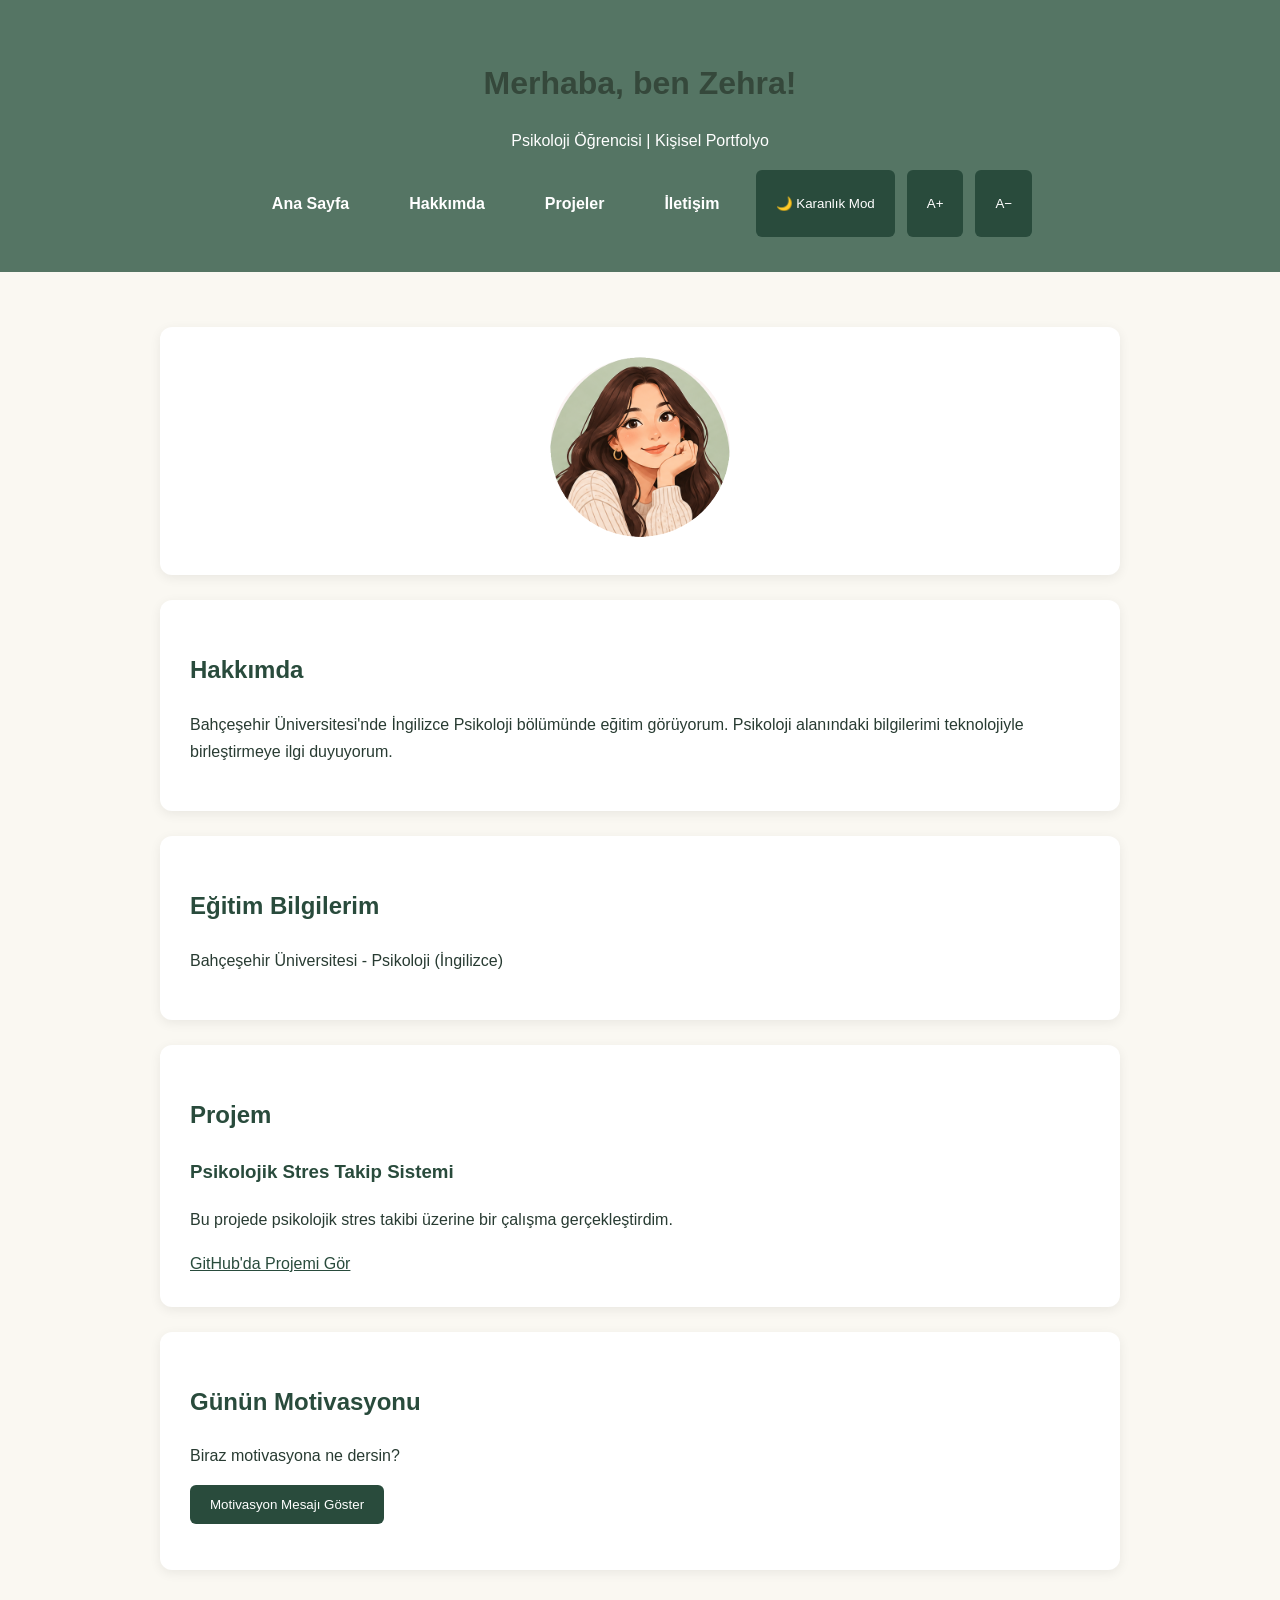
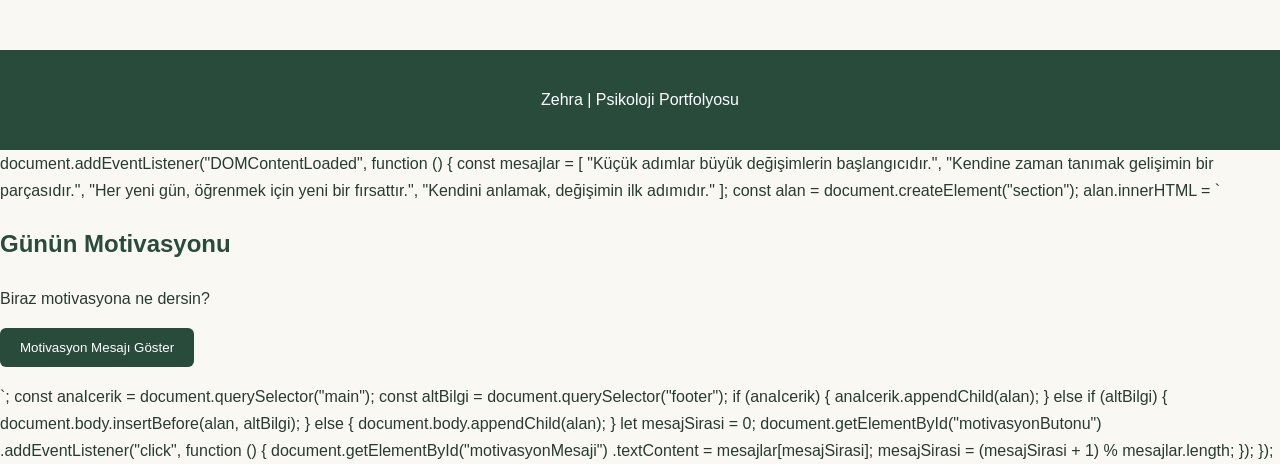
<file: index.html>
<!DOCTYPE html>
<html lang="tr">
<head>
  <meta charset="UTF-8">
  <meta name="viewport" content="width=device-width, initial-scale=1.0">
  <title>Zehra | Psikoloji Portfolyosu</title>
  
<style>
    body {
      margin: 0;
      background-color: #f7f6ef;
      color: #35483b;
      font-family: Arial, sans-serif;
      line-height: 1.6;
    }

    header {
      background-color: #9caf9c;
      padding: 35px;
      text-align: center;
    }

    nav a {
      color: #263d30;
      margin: 12px;
      text-decoration: none;
      font-weight: bold;
    }

    main {
      max-width: 850px;
      margin: 40px auto;
      padding: 20px;
    }

    section {
      background-color: white;
      padding: 25px;
      margin-bottom: 25px;
      border-radius: 15px;
    }

    h1, h2 {
      color: #35483b;
    }

    footer {
      text-align: center;
      padding: 20px;
      background-color: #9caf9c;
    }
  </style>
<link rel="stylesheet" href="style.css">
</head>

<body>

  <header>
    <h1>Merhaba, ben Zehra!</h1>
    <p>Psikoloji Öğrencisi | Kişisel Portfolyo</p>

    <nav aria-label="Ana menü">
      <a href="index.html">Ana Sayfa</a>
      <a href="hakkimda.html">Hakkımda</a>
      <a href="projeler.html">Projeler</a>
      <a href="iletisim.html">İletişim</a>
    </nav>
  </header>

  <main>
<section style="text-align: center;">
    <img src="zehra_portfolyo_avatar.png"
         alt="Zehra'nın çizim tarzında portfolyo avatarı"
         style="width: 180px; height: 180px; object-fit: cover; border-radius: 50%;">
</section>    <section>
      <h2>Hakkımda</h2>
      <p>
        Bahçeşehir Üniversitesi'nde İngilizce Psikoloji
        bölümünde eğitim görüyorum. Psikoloji alanındaki
        bilgilerimi teknolojiyle birleştirmeye ilgi duyuyorum.
      </p>
    </section>

    <section>
      <h2>Eğitim Bilgilerim</h2>
      <p>Bahçeşehir Üniversitesi - Psikoloji (İngilizce)</p>
    </section>

    <section>
      <h2>Projem</h2>
      <h3>Psikolojik Stres Takip Sistemi</h3>
      <p>
        Bu projede psikolojik stres takibi üzerine
        bir çalışma gerçekleştirdim.
      </p>
      <a href="https://github.com/zehraoztt-arch/Psikolojik-Stres-Takip-Sistemi"
         target="_blank" rel="noopener noreferrer">
        GitHub'da Projemi Gör
      </a>
    </section>
  </main>

  <footer>
    <p>Zehra | Psikoloji Portfolyosu</p>
  </footer>

document.addEventListener("DOMContentLoaded", function () {

    const mesajlar = [
        "Küçük adımlar büyük değişimlerin başlangıcıdır.",
        "Kendine zaman tanımak gelişimin bir parçasıdır.",
        "Her yeni gün, öğrenmek için yeni bir fırsattır.",
        "Kendini anlamak, değişimin ilk adımıdır."
    ];

    const alan = document.createElement("section");

    alan.innerHTML = `
        <h2>Günün Motivasyonu</h2>
        <p>Biraz motivasyona ne dersin?</p>
        <button id="motivasyonButonu">
            Motivasyon Mesajı Göster
        </button>
        <p id="motivasyonMesaji"></p>
    `;

    const anaIcerik = document.querySelector("main");
    const altBilgi = document.querySelector("footer");

    if (anaIcerik) {
        anaIcerik.appendChild(alan);
    } else if (altBilgi) {
        document.body.insertBefore(alan, altBilgi);
    } else {
        document.body.appendChild(alan);
    }

    let mesajSirasi = 0;

    document.getElementById("motivasyonButonu")
        .addEventListener("click", function () {

            document.getElementById("motivasyonMesaji")
                .textContent = mesajlar[mesajSirasi];

            mesajSirasi = (mesajSirasi + 1) % mesajlar.length;
        });
});
<script src="script.js"></script>
</body>
</html>
</file>
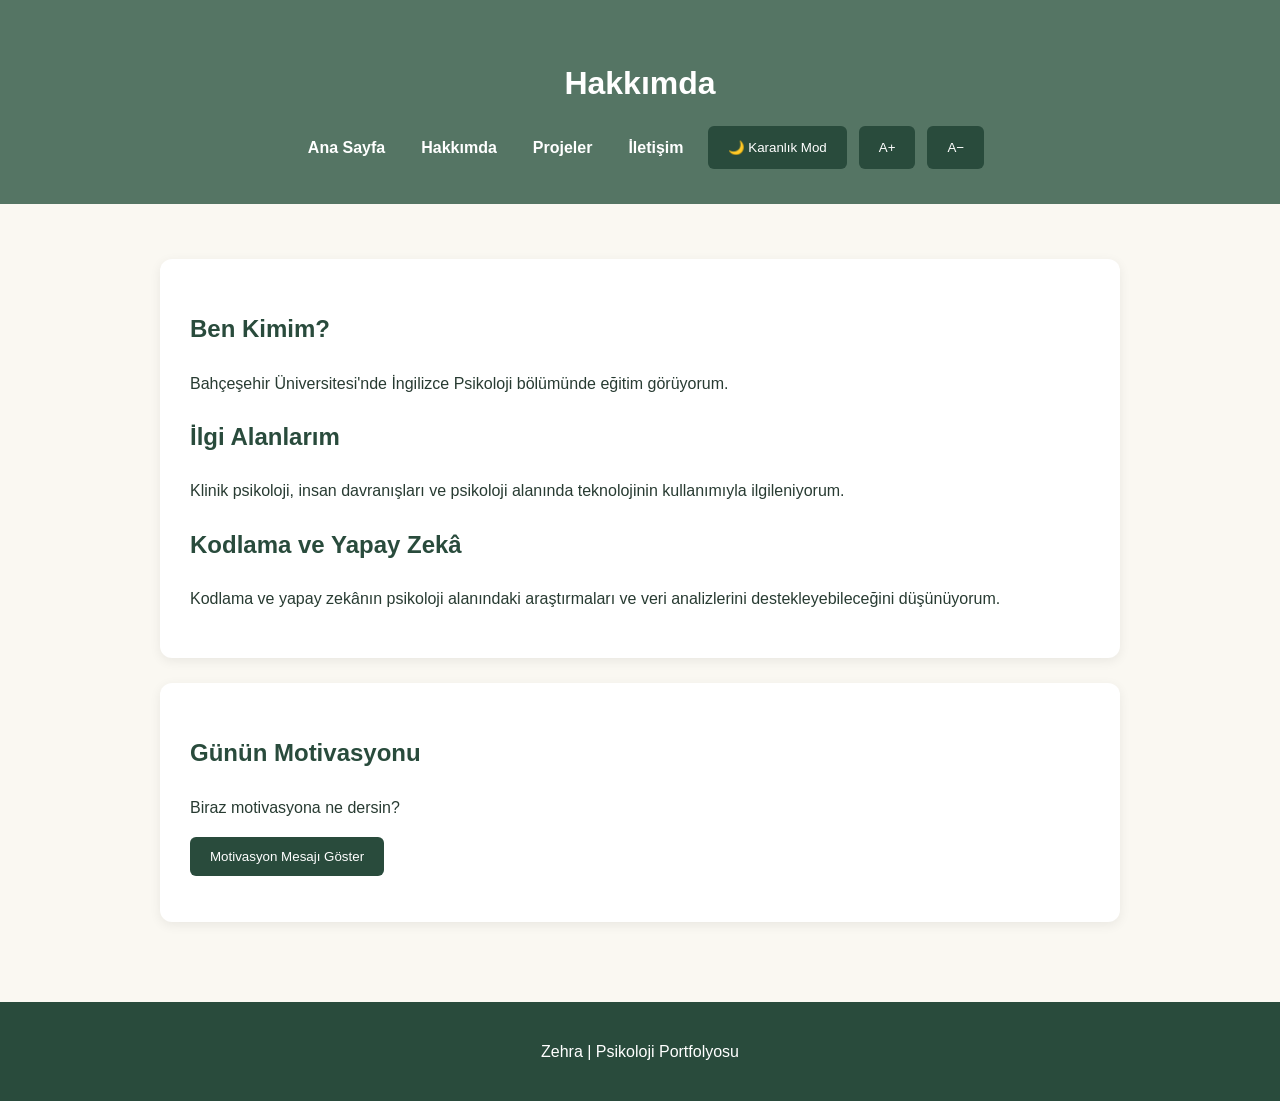
<file: hakkimda.html>
<!DOCTYPE html>
<html lang="tr">
<head>
  <meta charset="UTF-8">
  <meta name="viewport" content="width=device-width, initial-scale=1.0">
  <title>Hakkımda | Zehra</title>
  <link rel="stylesheet" href="style.css">
</head>
<body>
  <header>
    <h1>Hakkımda</h1>
    <nav aria-label="Ana menü">
      <a href="index.html">Ana Sayfa</a>
      <a href="hakkimda.html">Hakkımda</a>
      <a href="projeler.html">Projeler</a>
      <a href="iletisim.html">İletişim</a>
    </nav>
  </header>

  <main>
    <section>
      <h2>Ben Kimim?</h2>
      <p>Bahçeşehir Üniversitesi'nde İngilizce Psikoloji
      bölümünde eğitim görüyorum.</p>

      <h2>İlgi Alanlarım</h2>
      <p>Klinik psikoloji, insan davranışları ve psikoloji
      alanında teknolojinin kullanımıyla ilgileniyorum.</p>

      <h2>Kodlama ve Yapay Zekâ</h2>
      <p>Kodlama ve yapay zekânın psikoloji alanındaki
      araştırmaları ve veri analizlerini destekleyebileceğini
      düşünüyorum.</p>
    </section>
  </main>

  <footer>
    <p>Zehra | Psikoloji Portfolyosu</p>
  </footer>
<script src="script.js"></script></body>
</html>
</file>
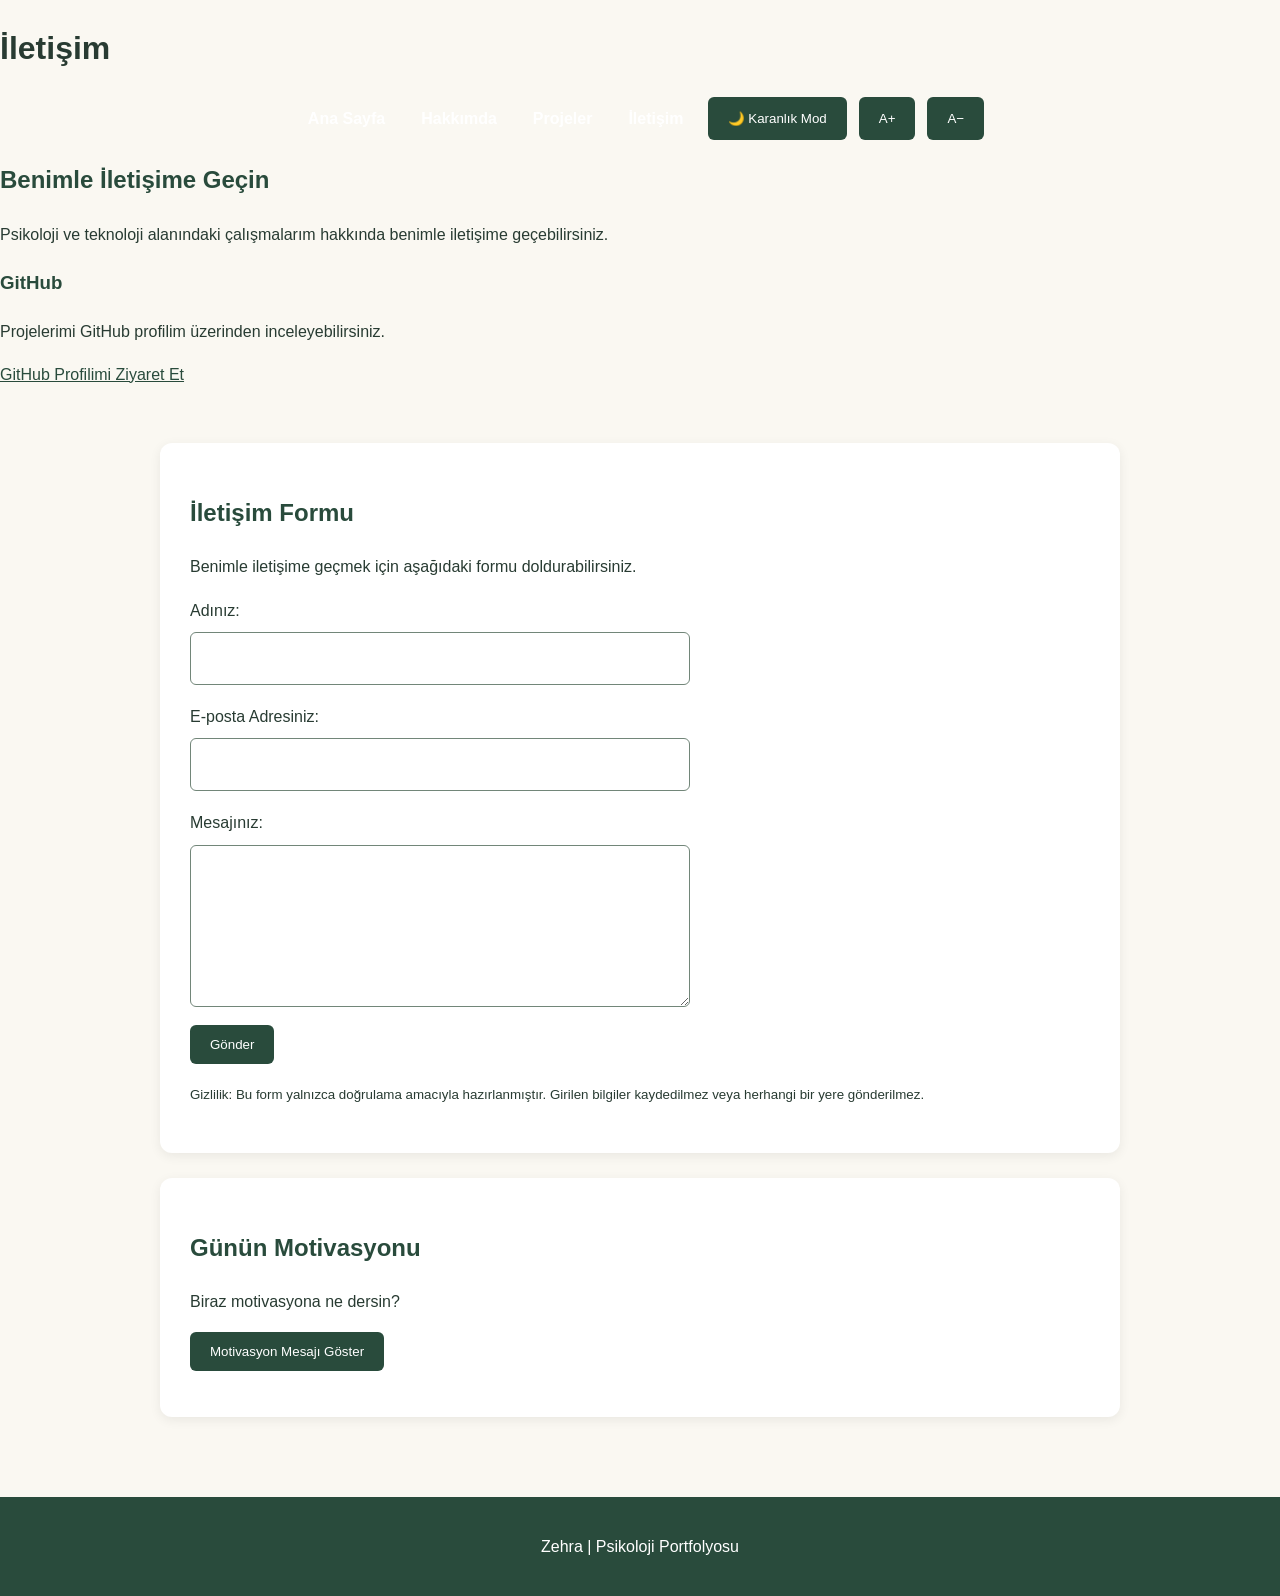
<file: iletisim.html>
<!DOCTYPE html>
<html lang="tr">
<head>
    <meta charset="UTF-8">
<link rel="stylesheet" href="style.css">
    <meta name="viewport" content="width=device-width, initial-scale=1.0">
    <title>İletişim | Zehra</title>
</head>
<body>

    <h1>İletişim</h1>

    <nav>
        <a href="index.html">Ana Sayfa</a>
        <a href="hakkimda.html">Hakkımda</a>
        <a href="projeler.html">Projeler</a>
        <a href="iletisim.html">İletişim</a>
    </nav>

    <h2>Benimle İletişime Geçin</h2>
    <p>Psikoloji ve teknoloji alanındaki çalışmalarım hakkında benimle iletişime geçebilirsiniz.</p>

    <h3>GitHub</h3>
    <p>Projelerimi GitHub profilim üzerinden inceleyebilirsiniz.</p>
<p>
    <a href="https://github.com/zehraoztt-arch" target="_blank" rel="noopener noreferrer">
        GitHub Profilimi Ziyaret Et
    </a>
</p>

<main>
    <section>
        <h2>İletişim Formu</h2>
        <p>Benimle iletişime geçmek için aşağıdaki formu doldurabilirsiniz.</p>

        <form id="iletisimFormu">
            <label for="ad">Adınız:</label>
            <input type="text" id="ad" name="ad" required>

            <label for="eposta">E-posta Adresiniz:</label>
            <input type="email" id="eposta" name="eposta" required>

            <label for="mesaj">Mesajınız:</label>
            <textarea id="mesaj" name="mesaj" rows="5" required></textarea>

            <button type="submit">Gönder</button>
        </form>

        <p id="formSonucu" role="status" aria-live="polite"></p>

        <p><small>
            Gizlilik: Bu form yalnızca doğrulama amacıyla hazırlanmıştır.
            Girilen bilgiler kaydedilmez veya herhangi bir yere gönderilmez.
        </small></p>
    </section>
</main>
    <footer>
        <p>Zehra | Psikoloji Portfolyosu</p>
    </footer>
<script src="script.js"></script>
</body>
</html>
</file>
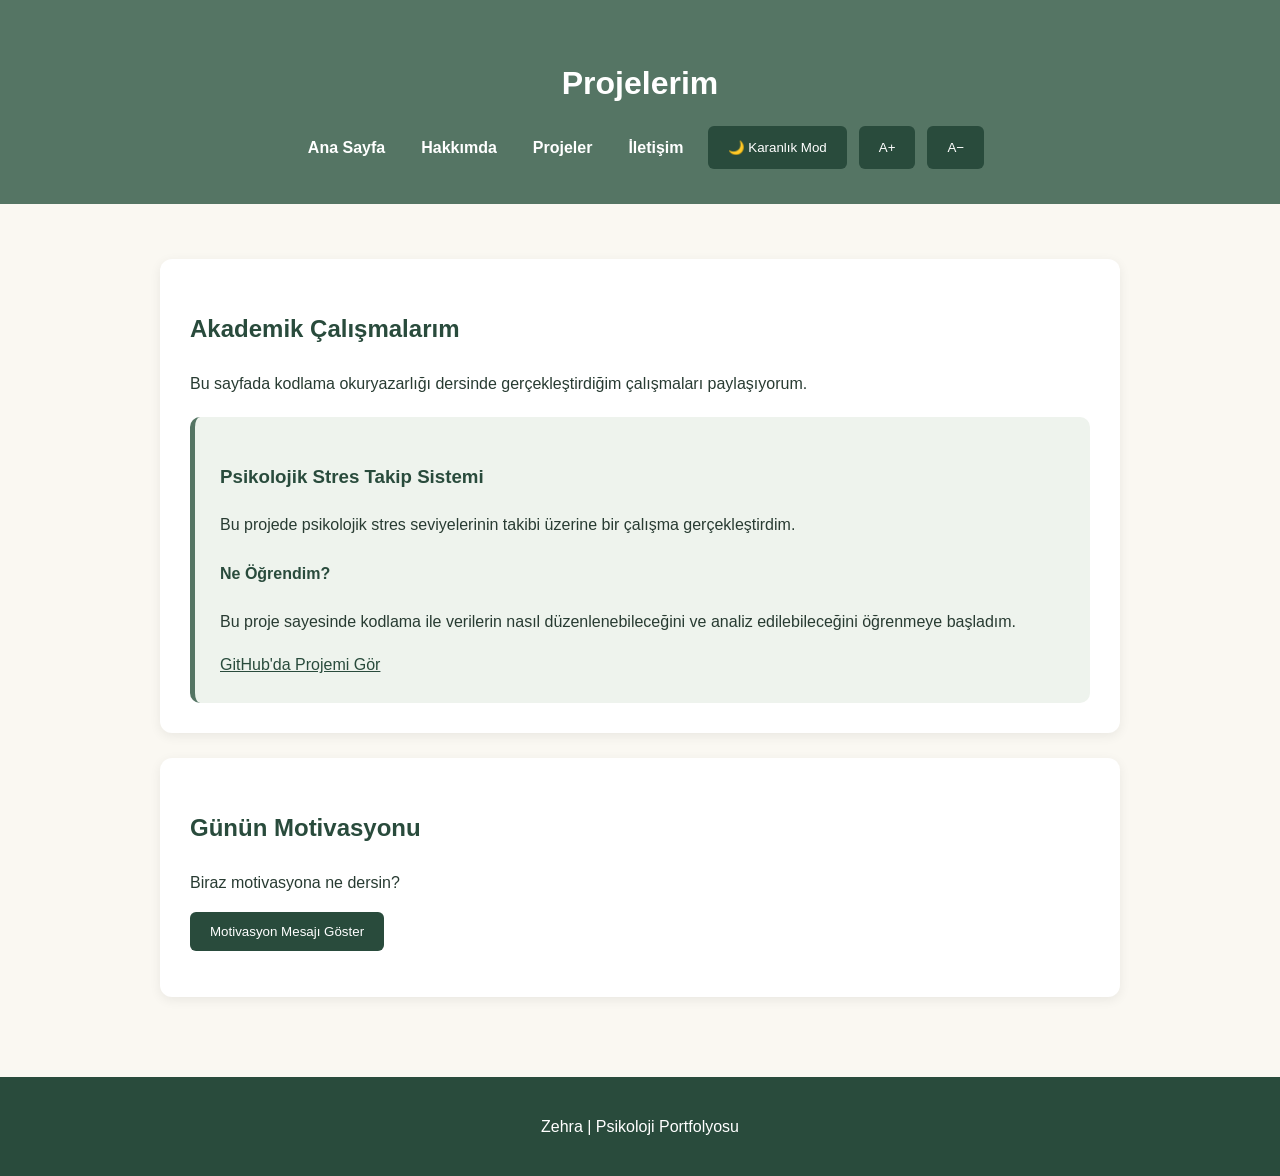
<file: projeler.html>
<!DOCTYPE html>
<html lang="tr">
<head>
  <meta charset="UTF-8">
  <meta name="viewport" content="width=device-width, initial-scale=1.0">
  <title>Projelerim | Zehra</title>
  <link rel="stylesheet" href="style.css">
</head>
<body>
  <header>
    <h1>Projelerim</h1>
    <nav aria-label="Ana menü">
      <a href="index.html">Ana Sayfa</a>
      <a href="hakkimda.html">Hakkımda</a>
      <a href="projeler.html">Projeler</a>
      <a href="iletisim.html">İletişim</a>
    </nav>
  </header>

  <main>
    <section>
      <h2>Akademik Çalışmalarım</h2>
      <p>Bu sayfada kodlama okuryazarlığı dersinde
      gerçekleştirdiğim çalışmaları paylaşıyorum.</p>

      <article class="proje-karti">
        <h3>Psikolojik Stres Takip Sistemi</h3>

        <p>Bu projede psikolojik stres seviyelerinin
        takibi üzerine bir çalışma gerçekleştirdim.</p>

        <h4>Ne Öğrendim?</h4>
        <p>Bu proje sayesinde kodlama ile verilerin
        nasıl düzenlenebileceğini ve analiz
        edilebileceğini öğrenmeye başladım.</p>

        <a href="https://github.com/zehraoztt-arch/Psikolojik-Stres-Takip-Sistemi"
           target="_blank" rel="noopener noreferrer">
          GitHub'da Projemi Gör
        </a>
      </article>
    </section>
  </main>

  <footer>
    <p>Zehra | Psikoloji Portfolyosu</p>
  </footer>
<script src="script.js"></script></body>
</html>
</file>
<file: style.css>
/* RENKLER VE GENEL TASARIM */
:root {
  --yesil: #557564;
  --koyu-yesil: #294b3c;
  --krem: #faf8f2;
  --beyaz: #ffffff;
  --yazi: #283b32;
}

* {
  box-sizing: border-box;
}

body {
  margin: 0;
  padding: 0;
  font-family: Arial, sans-serif;
  background-color: var(--krem);
  color: var(--yazi);
  line-height: 1.7;
}

/* UST MENU */
header {
  background-color: var(--yesil);
  color: var(--beyaz);
  padding: 35px 20px;
  text-align: center;
}

header h1 {
  font-size: 32px;
  margin-bottom: 15px;
}

nav {
  display: flex;
  justify-content: center;
  flex-wrap: wrap;
  gap: 12px;
}

nav a {
  color: var(--beyaz);
  text-decoration: none;
  font-weight: bold;
  padding: 8px 12px;
  border-radius: 6px;
}

nav a:hover,
nav a:focus-visible {
  background-color: var(--koyu-yesil);
}

/* ANA ICERIK */
main {
  max-width: 1000px;
  margin: 35px auto;
  padding: 20px;
}

section {
  background-color: var(--beyaz);
  padding: 30px;
  margin-bottom: 25px;
  border-radius: 12px;
  box-shadow: 0 3px 12px rgba(0,0,0,0.07);
}

h2, h3, h4 {
  color: var(--koyu-yesil);
}

a {
  color: var(--koyu-yesil);
}

a:focus-visible,
button:focus-visible,
input:focus-visible,
textarea:focus-visible {
  outline: 3px solid #b57632;
  outline-offset: 3px;
}

/* PROJE KARTLARI */
.proje-karti {
  background-color: #eef3ed;
  padding: 25px;
  border-radius: 10px;
  margin-top: 20px;
  border-left: 5px solid var(--yesil);
}

/* ILETISIM FORMU */
input, textarea {
  display: block;
  width: 100%;
  max-width: 500px;
  padding: 12px;
  margin: 8px 0 18px;
  border: 1px solid #728679;
  border-radius: 6px;
  font: inherit;
}

button {
  background-color: var(--koyu-yesil);
  color: white;
  padding: 12px 20px;
  border: none;
  border-radius: 6px;
  cursor: pointer;
}

button:hover {
  background-color: #416b55;
}

/* ALT BILGI */
footer {
  background-color: var(--koyu-yesil);
  color: var(--beyaz);
  text-align: center;
  padding: 20px;
}

/* TABLET UYUMU */
@media (max-width: 768px) {
  main {
    padding: 15px;
    margin: 15px auto;
  }

  header h1 {
    font-size: 26px;
  }

  section {
    padding: 20px;
  }
}

/* TELEFON UYUMU */
@media (max-width: 480px) {
  header {
    padding: 25px 10px;
  }

  header h1 {
    font-size: 22px;
  }

  nav {
    gap: 5px;
  }

  nav a {
    padding: 7px;
    font-size: 14px;
  }

  section {
    padding: 16px;
  }
}

/* KARANLIK MOD TASARIMI */

body.karanlik-mod {
    --yesil: #263f35;
    --koyu-yesil: #1d3029;
    --krem: #121b17;
    --beyaz: #25362d;
    --yazi: #edf4ed;
}

body.karanlik-mod header,
body.karanlik-mod footer {
    color: #ffffff;
}

body.karanlik-mod nav a {
    color: #ffffff;
}

body.karanlik-mod h2,
body.karanlik-mod h3,
body.karanlik-mod h4,
body.karanlik-mod a {
    color: #c5e5d1;
}

body.karanlik-mod nav a {
    color: #ffffff;
}

body.karanlik-mod .proje-karti {
    background-color: #30483b;
}

body.karanlik-mod button {
    background-color: #476d56;
    color: #ffffff;
}

body.karanlik-mod button:hover {
    background-color: #5d896c;
}

body.karanlik-mod input,
body.karanlik-mod textarea {
    background-color: #30483b;
    color: #ffffff;
    border-color: #a4b9a9;
}
</file>
